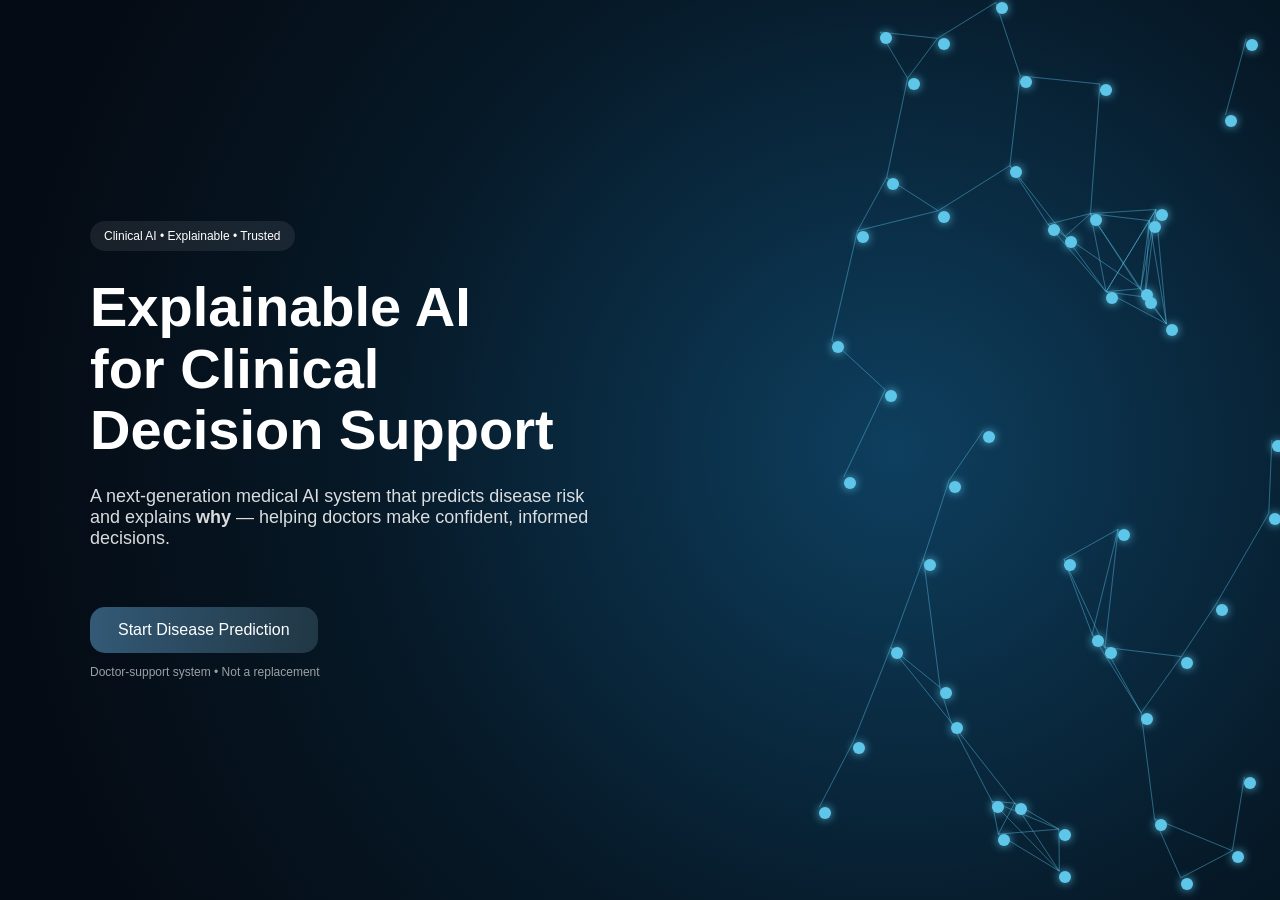
<file: templates/index.html>
<!DOCTYPE html>
<html>
<head>
    <title>Clinical XAI Decision Support</title>
    <link rel="stylesheet" href="/static/style.css">
</head>

<body class="landing-body">

<div class="hero hero-merged">

    <div class="hero-text">
        <span class="badge">Clinical AI • Explainable • Trusted</span>

        <h1>
            Explainable AI<br>
            for Clinical<br>
            Decision Support
        </h1>

        <p>
            A next-generation medical AI system that predicts disease risk
            and explains <strong>why</strong> — helping doctors make confident,
            informed decisions.
        </p>

        <div class="hero-actions">
            <a href="/heart" class="primary-btn">Start Disease Prediction</a>
            <span class="note">Doctor-support system • Not a replacement</span>
        </div>
    </div>

    <div class="neural-visual" id="neuralVisual">
        <svg class="neural-lines" id="neuralLines"></svg>

        <div class="neural-node"></div><div class="neural-node"></div>
        <div class="neural-node"></div><div class="neural-node"></div>
        <div class="neural-node"></div><div class="neural-node"></div>
        <div class="neural-node"></div><div class="neural-node"></div>
        <div class="neural-node"></div><div class="neural-node"></div>

        <div class="neural-node"></div><div class="neural-node"></div>
        <div class="neural-node"></div><div class="neural-node"></div>
        <div class="neural-node"></div><div class="neural-node"></div>
        <div class="neural-node"></div><div class="neural-node"></div>
        <div class="neural-node"></div><div class="neural-node"></div>

        <div class="neural-node"></div><div class="neural-node"></div>
        <div class="neural-node"></div><div class="neural-node"></div>
        <div class="neural-node"></div><div class="neural-node"></div>
        <div class="neural-node"></div><div class="neural-node"></div>
        <div class="neural-node"></div><div class="neural-node"></div>

        <div class="neural-node"></div><div class="neural-node"></div>
        <div class="neural-node"></div><div class="neural-node"></div>
        <div class="neural-node"></div><div class="neural-node"></div>
        <div class="neural-node"></div><div class="neural-node"></div>
        <div class="neural-node"></div><div class="neural-node"></div>

        <div class="neural-node"></div><div class="neural-node"></div>
        <div class="neural-node"></div><div class="neural-node"></div>
        <div class="neural-node"></div><div class="neural-node"></div>
        <div class="neural-node"></div><div class="neural-node"></div>
        <div class="neural-node"></div><div class="neural-node"></div>

    </div>

</div>

<script>
const visual = document.getElementById("neuralVisual");
const nodes = Array.from(document.querySelectorAll(".neural-node"));
const svg = document.getElementById("neuralLines");

/* Node physics */
const nodeData = nodes.map(() => ({
    x: Math.random() * 0.85 + 0.15, // bias slightly toward center
    y: Math.random(),
    vx: (Math.random() - 0.5) * 0.0005,
    vy: (Math.random() - 0.5) * 0.0005
}));

function resizeSVG() {
    svg.setAttribute("width", visual.clientWidth);
    svg.setAttribute("height", visual.clientHeight);
}
resizeSVG();
window.addEventListener("resize", resizeSVG);

function animate() {
    svg.innerHTML = "";

    nodeData.forEach((n, i) => {
        n.x += n.vx;
        n.y += n.vy;

        if (n.x < 0.05 || n.x > 0.95) n.vx *= -1;
        if (n.y < 0.05 || n.y > 0.95) n.vy *= -1;

        const px = n.x * visual.clientWidth;
        const py = n.y * visual.clientHeight;

        nodes[i].style.left = px + "px";
        nodes[i].style.top = py + "px";

        nodeData.forEach((m, j) => {
            if (i !== j) {
                const dx = n.x - m.x;
                const dy = n.y - m.y;
                const dist = Math.sqrt(dx * dx + dy * dy);

                if (dist < 0.15) {
                    const line = document.createElementNS("http://www.w3.org/2000/svg", "line");
                    line.setAttribute("x1", px);
                    line.setAttribute("y1", py);
                    line.setAttribute("x2", m.x * visual.clientWidth);
                    line.setAttribute("y2", m.y * visual.clientHeight);
                    line.setAttribute("stroke", "rgba(90,190,230,0.25)");
                    line.setAttribute("stroke-width", "1");
                    svg.appendChild(line);
                }
            }
        });
    });

    requestAnimationFrame(animate);
}

animate();
</script>

</body>
</html>
</file>
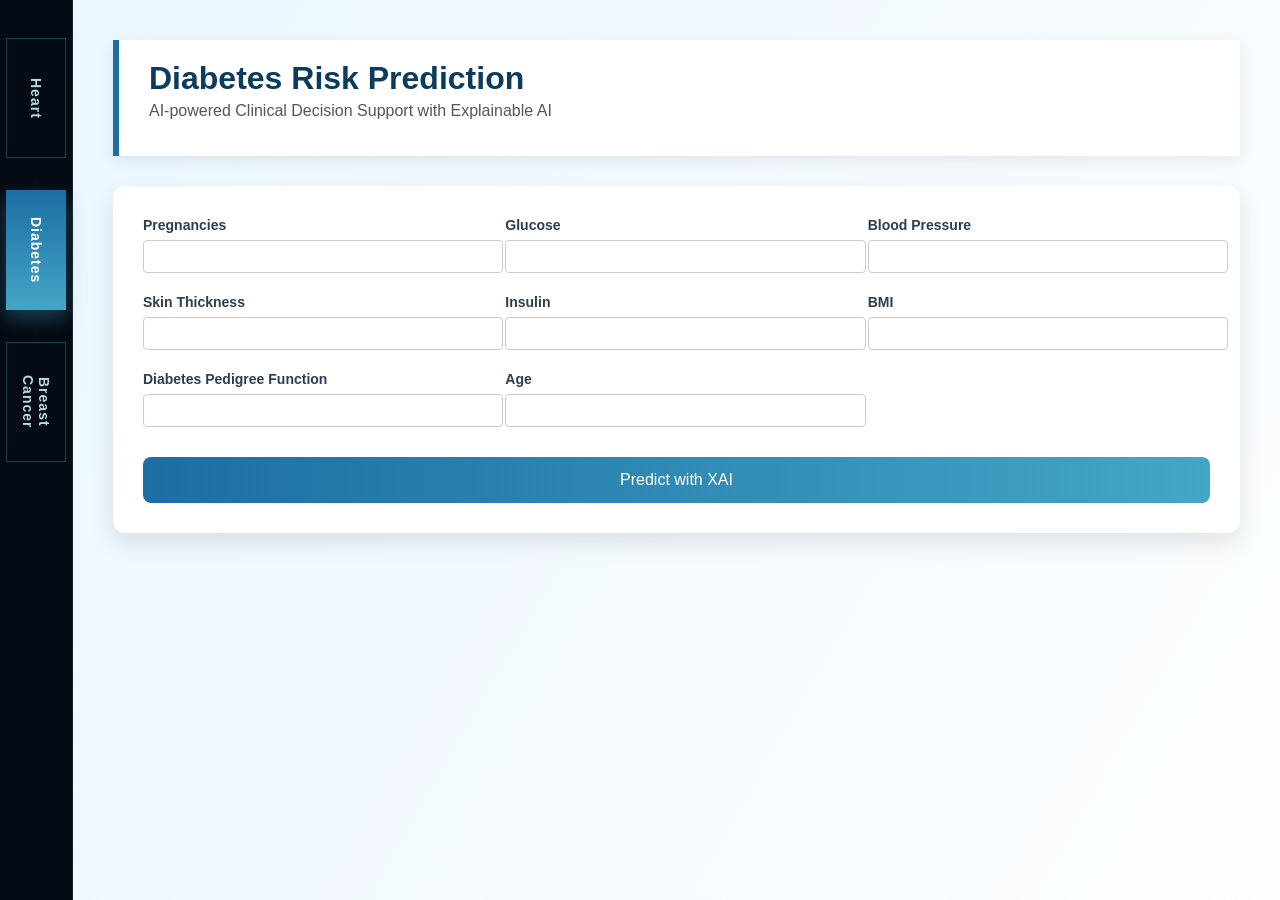
<file: templates/diabetes.html>
<!DOCTYPE html>
<html>
<head>
    <title>Medical XAI System</title>
    <link rel="stylesheet" href="/static/style.css">
</head>
<body class="app-body">

<div class="container">

    <!-- Sidebar -->
    <div class="sidebar">
        <a href="/heart">
            <button><span>Heart</span></button>
        </a>

        <a href="/diabetes">
            <button class="active"><span>Diabetes</span></button>
        </a>

        <a href="/breast_cancer">
            <button><span>Breast Cancer</span></button>
        </a>
    </div>

    <!-- Main Content -->
    <div class="main">

        <div class="header">
            <h1>Diabetes Risk Prediction</h1>
            <p>AI-powered Clinical Decision Support with Explainable AI</p>
        </div>

        <div class="card">
            <form action="/predict_diabetes" method="post">

                <div class="form-grid">

                    <!-- 1 -->
                    <div>
                        <label>Pregnancies</label>
                        <input type="number" name="Pregnancies" required>
                    </div>

                    <!-- 2 -->
                    <div>
                        <label>Glucose</label>
                        <input type="number" name="Glucose" required>
                    </div>

                    <!-- 3 -->
                    <div>
                        <label>Blood Pressure</label>
                        <input type="number" name="BloodPressure" required>
                    </div>

                    <!-- 4 -->
                    <div>
                        <label>Skin Thickness</label>
                        <input type="number" name="SkinThickness" required>
                    </div>

                    <!-- 5 -->
                    <div>
                        <label>Insulin</label>
                        <input type="number" name="Insulin" required>
                    </div>

                    <!-- 6 -->
                    <div>
                        <label>BMI</label>
                        <input type="number" step="0.1" name="BMI" required>
                    </div>

                    <!-- 7 -->
                    <div>
                        <label>Diabetes Pedigree Function</label>
                        <input type="number" step="0.01" name="DiabetesPedigreeFunction" required>
                    </div>

                    <!-- 8 -->
                    <div>
                        <label>Age</label>
                        <input type="number" name="Age" required>
                    </div>

                </div>

                <button class="submit-btn">Predict with XAI</button>

            </form>
        </div>

    </div>
</div>

</body>
</html>
</file>
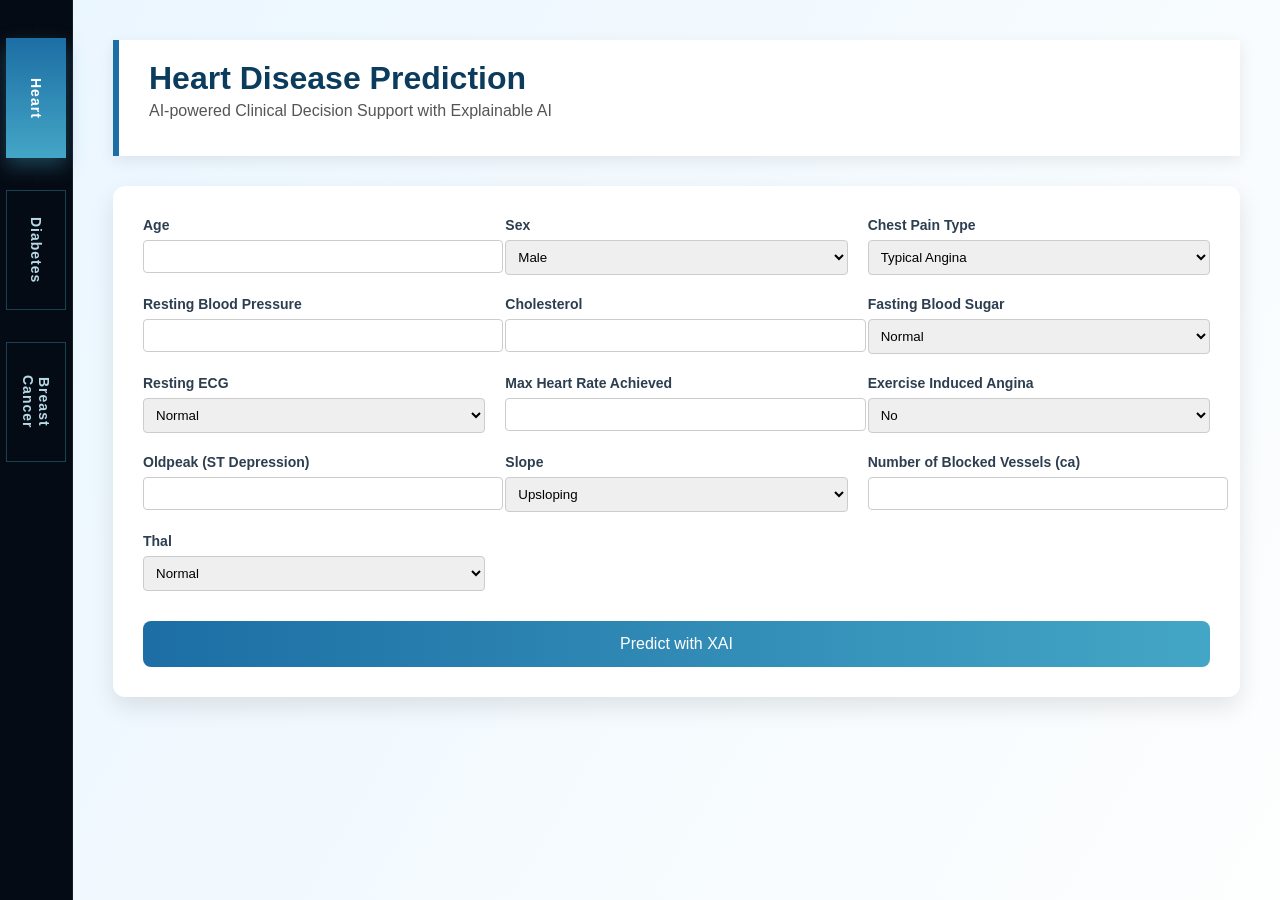
<file: templates/heart.html>
<!DOCTYPE html>
<html>
<head>
    <title>Medical XAI System</title>
    <link rel="stylesheet" href="/static/style.css">
</head>
<body class="app-body">

<div class="container">

    <!-- Sidebar -->
    <div class="sidebar">
        <a href="/heart">
            <button class="active"><span>Heart</span></button>
        </a>

        <a href="/diabetes">
            <button><span>Diabetes</span></button>
        </a>

        <a href="/breast_cancer">
            <button><span>Breast Cancer</span></button>
        </a>
    </div>



    <!-- Main Content -->
    <div class="main">

        <div class="header">
            <h1>Heart Disease Prediction</h1>
            <p>AI-powered Clinical Decision Support with Explainable AI</p>
        </div>

        <div class="card">
            <form action="/predict_heart" method="post">

                <div class="form-grid">

                    <!-- 1 -->
                    <div>
                        <label>Age</label>
                        <input type="number" name="age" required>
                    </div>

                    <!-- 2 -->
                    <div>
                        <label>Sex</label>
                        <select name="sex">
                            <option value="1">Male</option>
                            <option value="0">Female</option>
                        </select>
                    </div>

                    <!-- 3 -->
                    <div>
                        <label>Chest Pain Type</label>
                        <select name="cp">
                            <option value="0">Typical Angina</option>
                            <option value="1">Atypical Angina</option>
                            <option value="2">Non-anginal Pain</option>
                            <option value="3">Asymptomatic</option>
                        </select>
                    </div>

                    <!-- 4 -->
                    <div>
                        <label>Resting Blood Pressure</label>
                        <input type="number" name="trestbps" required>
                    </div>

                    <!-- 5 -->
                    <div>
                        <label>Cholesterol</label>
                        <input type="number" name="chol" required>
                    </div>

                    <!-- 6 -->
                    <div>
                        <label>Fasting Blood Sugar</label>
                        <select name="fbs">
                            <option value="0">Normal</option>
                            <option value="1">High</option>
                        </select>
                    </div>

                    <!-- 7 -->
                    <div>
                        <label>Resting ECG</label>
                        <select name="restecg">
                            <option value="0">Normal</option>
                            <option value="1">ST-T Abnormality</option>
                            <option value="2">Left Ventricular Hypertrophy</option>
                        </select>
                    </div>

                    <!-- 8 -->
                    <div>
                        <label>Max Heart Rate Achieved</label>
                        <input type="number" name="thalach" required>
                    </div>

                    <!-- 9 -->
                    <div>
                        <label>Exercise Induced Angina</label>
                        <select name="exang">
                            <option value="0">No</option>
                            <option value="1">Yes</option>
                        </select>
                    </div>

                    <!-- 10 -->
                    <div>
                        <label>Oldpeak (ST Depression)</label>
                        <input type="number" step="0.1" name="oldpeak" required>
                    </div>

                    <!-- 11 -->
                    <div>
                        <label>Slope</label>
                        <select name="slope">
                            <option value="0">Upsloping</option>
                            <option value="1">Flat</option>
                            <option value="2">Downsloping</option>
                        </select>
                    </div>

                    <!-- 12 -->
                    <div>
                        <label>Number of Blocked Vessels (ca)</label>
                        <input type="number" min="0" max="4" name="ca" required>
                    </div>

                    <!-- 13 -->
                    <div>
                        <label>Thal</label>
                        <select name="thal">
                            <option value="1">Normal</option>
                            <option value="2">Fixed Defect</option>
                            <option value="3">Reversible Defect</option>
                        </select>
                    </div>

                </div>

                <button class="submit-btn">Predict with XAI</button>

            </form>
        </div>

    </div>
</div>

</body>
</html>
</file>
<file: static/style.css>
/* Form sections (used in app pages) */
.app-body .form-section {
    margin-bottom: 35px;
}

.app-body .section-title {
    margin-bottom: 15px;
    color: #0b3c5d;
    font-size: 18px;
    border-left: 4px solid #1c6ea4;
    padding-left: 10px;
}

/* Landing page base */
.landing-body {
    margin: 0;
    font-family: "Inter", "Segoe UI", sans-serif;
    background: #050b14;
    color: #ffffff;
    overflow: hidden; /* prevent scrollbars */
}

/* Hero layout */
.landing-body .hero {
    display: flex;
    height: 100vh;
    width: 100%;
}

/* Left content */
.landing-body .hero-text {
    flex: 1;
    padding: 120px 90px;
    display: flex;
    flex-direction: column;
    justify-content: center;
}

.landing-body .badge {
    display: inline-block;
    background: rgba(255,255,255,0.08);
    padding: 8px 14px;
    border-radius: 20px;
    font-size: 12px;
    margin-bottom: 25px;
    width: fit-content;
}

.landing-body .hero-text h1 {
    font-size: 56px;
    line-height: 1.1;
    margin: 0;
    font-weight: 600;
}

.landing-body .hero-text p {
    margin-top: 25px;
    font-size: 18px;
    max-width: 520px;
    opacity: 0.85;
}

/* CTA */
.landing-body .hero-actions {
    margin-top: 40px;
}

.landing-body .primary-btn {
    display: inline-block;
    padding: 14px 28px;
    background: linear-gradient(90deg, #5c9fce85, #5a7f8d52);
    color: white;
    border-radius: 15px;
    text-decoration: none;
    font-size: 16px;
    font-weight: 500;
}

.landing-body .note {
    display: block;
    margin-top: 12px;
    font-size: 12px;
    opacity: 0.6;
}



@keyframes pulseOrb {
    0% { transform: scale(0.95); }
    50% { transform: scale(1.05); }
    100% { transform: scale(0.95); }
}

/* Floating tags (old design support) */
.landing-body .floating-tags {
    position: absolute;
    bottom: 60px;
    display: flex;
    gap: 12px;
}

.landing-body .floating-tags span {
    background: rgba(255,255,255,0.1);
    padding: 8px 14px;
    border-radius: 20px;
    font-size: 12px;
}

/* =========================
   APPLICATION PAGES
   ========================= */

.app-body {
    margin: 0;
    font-family: "Segoe UI", sans-serif;
    background: linear-gradient(120deg, #eaf6ff, #fdfefe);
    color: #2c3e50;
}

/* Layout */
.app-body .container {
    display: flex;
    min-height: 100vh;
}

/* Sidebar */
.app-body .sidebar {
    width: 72px;
    background: #050b14;
    display: flex;
    flex-direction: column;
    align-items: center;
    padding: 22px 0;
    border-right: 1px solid rgba(255,255,255,0.08);
}

.app-body .sidebar button {
    width: 60px;
    height: 120px;
    margin: 16px 0;
    writing-mode: vertical-rl;
    background: transparent;
    color: #b7d9e8;
    border: 1px solid rgba(68,166,198,0.35);
    font-size: 14px;
    font-weight: 600;
    letter-spacing: 1px;
    cursor: pointer;
    transition: all 0.25s ease;
}

.app-body .sidebar button:hover {
    background: rgba(68,166,198,0.12);
    color: #ffffff;
    border-color: #44a6c6;
}

.app-body .sidebar button.active {
    background: linear-gradient(180deg, #1c6ea4, #44a6c6);
    color: white;
    border: none;
    box-shadow: 0 8px 18px rgba(68,166,198,0.35);
}

/* Main content */
.app-body .main {
    flex: 1;
    padding: 40px;
}

/* Header */
.app-body .header {
    background: #ffffff;
    padding: 20px 30px;
    border-left: 6px solid #1c6ea4;
    box-shadow: 0 5px 15px rgba(0,0,0,0.08);
    margin-bottom: 30px;
}

.app-body .header h1 {
    margin: 0;
    color: #0b3c5d;
}

.app-body .header p {
    margin-top: 5px;
    color: #555;
}

/* Cards */
.app-body .card {
    background: #ffffff;
    padding: 30px;
    border-radius: 12px;
    box-shadow: 0 10px 25px rgba(0,0,0,0.1);
}

/* Forms */
.app-body .form-grid {
    display: grid;
    grid-template-columns: repeat(3, 1fr);
    gap: 20px;
}

.app-body label {
    font-size: 14px;
    font-weight: 600;
}

.app-body input,
.app-body select {
    width: 100%;
    padding: 8px;
    margin-top: 6px;
    border-radius: 4px;
    border: 1px solid #ccc;
}

/* Submit button */
.app-body .submit-btn {
    margin-top: 30px;
    padding: 14px;
    width: 100%;
    border: none;
    background: linear-gradient(90deg, #1c6ea4, #44a6c6);
    color: white;
    font-size: 16px;
    border-radius: 8px;
    cursor: pointer;
}

.app-body .submit-btn:hover {
    opacity: 0.9;
}

/* Results */
.app-body .result-box {
    background: #ffffff;
    padding: 30px;
    border-radius: 14px;
    box-shadow: 0 12px 30px rgba(0,0,0,0.1);
}

.app-body .risk-banner {
    padding: 15px;
    background: #eaf6ff;
    border-left: 6px solid #1c6ea4;
    margin-bottom: 20px;
}

/* Tables */
.app-body table {
    width: 100%;
    border-collapse: collapse;
    margin-top: 20px;
}

.app-body th {
    background: #0b3c5d;
    color: #fff;
    padding: 12px;
}

.app-body td {
    padding: 12px;
    vertical-align: top;
    border: 1px solid #ddd;
}

.app-body ul {
    padding-left: 18px;
}

/* Back link */
.app-body .back-link {
    margin-top: 20px;
    display: inline-block;
    color: #1c6ea4;
    font-weight: bold;
    text-decoration: none;
}

/* =========================
   NEURAL VISUAL (LANDING)
   ========================= */
/* Landing page base */
.landing-body {
    margin: 0;
    font-family: "Inter", "Segoe UI", sans-serif;
    color: #ffffff;
    overflow: hidden;
}

/* Unified hero background */
.hero-merged {
    display: flex;
    height: 100vh;
    width: 100%;
    background: radial-gradient(
        1200px at 70% center,
        #0e3f5f 0%,
        #061826 45%,
        #050b14 75%
    );
}

/* Left content */
.hero-text {
    flex: 1;
    padding: 120px 90px;
    display: flex;
    flex-direction: column;
    justify-content: center;
}

/* Neural visual */
.neural-visual {
    flex: 1;
    position: relative;
    overflow: hidden;
    right: 0px;
}

/* SVG lines */
.neural-lines {
    position: absolute;
    width: 100%;
    height: 100%;
    z-index: 5;
}

/* Nodes */
.neural-node {
    position: absolute;
    width: 12px;
    height: 12px;
    background: #5ec6e8;
    border-radius: 50%;
    box-shadow: 0 0 10px rgba(94,198,232,0.9);
    z-index: 5;
}




/* =========================
   RESPONSIVE BREAKPOINTS
   ========================= */

/* Tablets */
@media (max-width: 992px) {
    .app-body .form-grid {
        grid-template-columns: repeat(2, 1fr);
    }

    .hero-text {
        padding: 80px 60px;
    }
}

/* Mobile */
@media (max-width: 600px) {
    .app-body .container {
        flex-direction: column;
    }

    .app-body .sidebar {
        width: 100%;
        height: auto;
        flex-direction: row;
        justify-content: center;
    }

    .app-body .sidebar button {
        writing-mode: horizontal-tb;
        height: auto;
        width: auto;
        padding: 10px 16px;
    }

    .app-body .form-grid {
        grid-template-columns: 1fr;
    }

    .app-body .main {
        padding: 20px;
    }

    .hero {
        flex-direction: column;
        height: auto;
    }

    .hero-text {
        padding: 60px 30px;
    }

    .hero-text h1 {
        font-size: 36px;
    }
}
</file>
